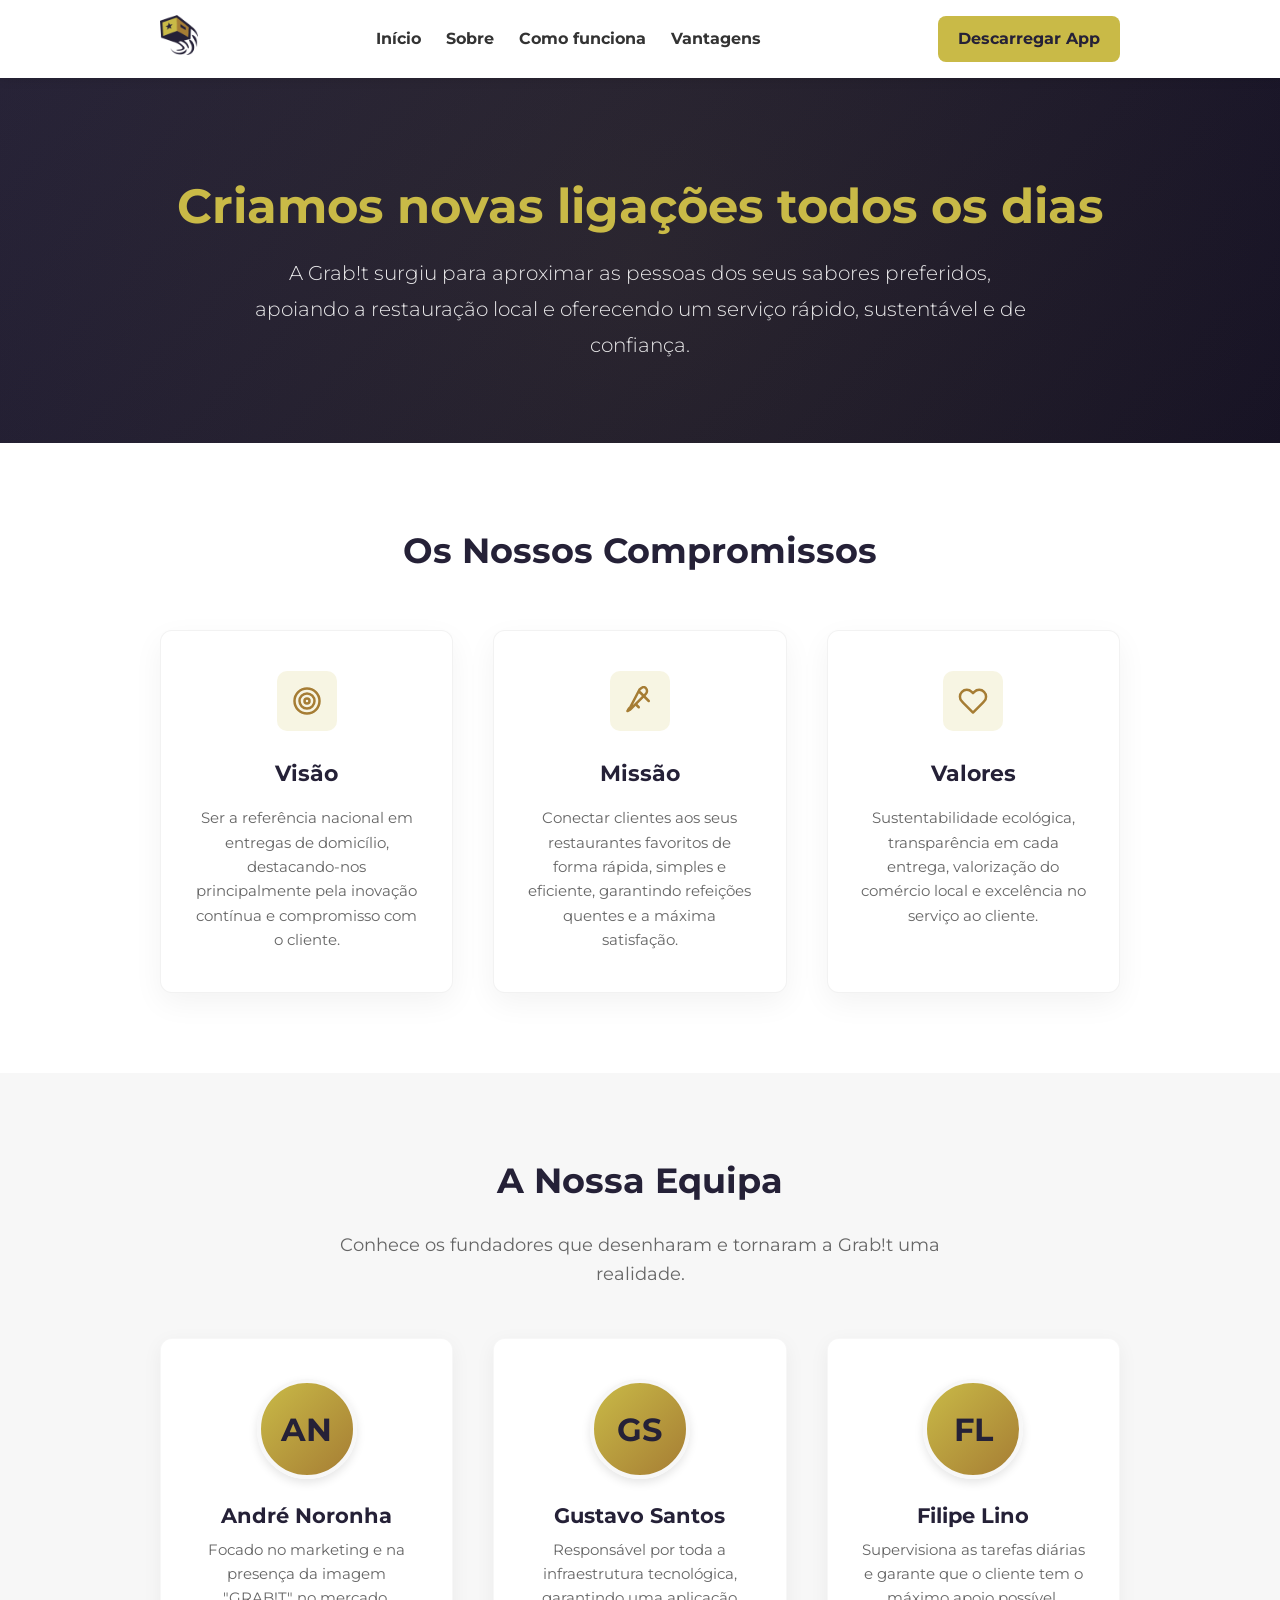
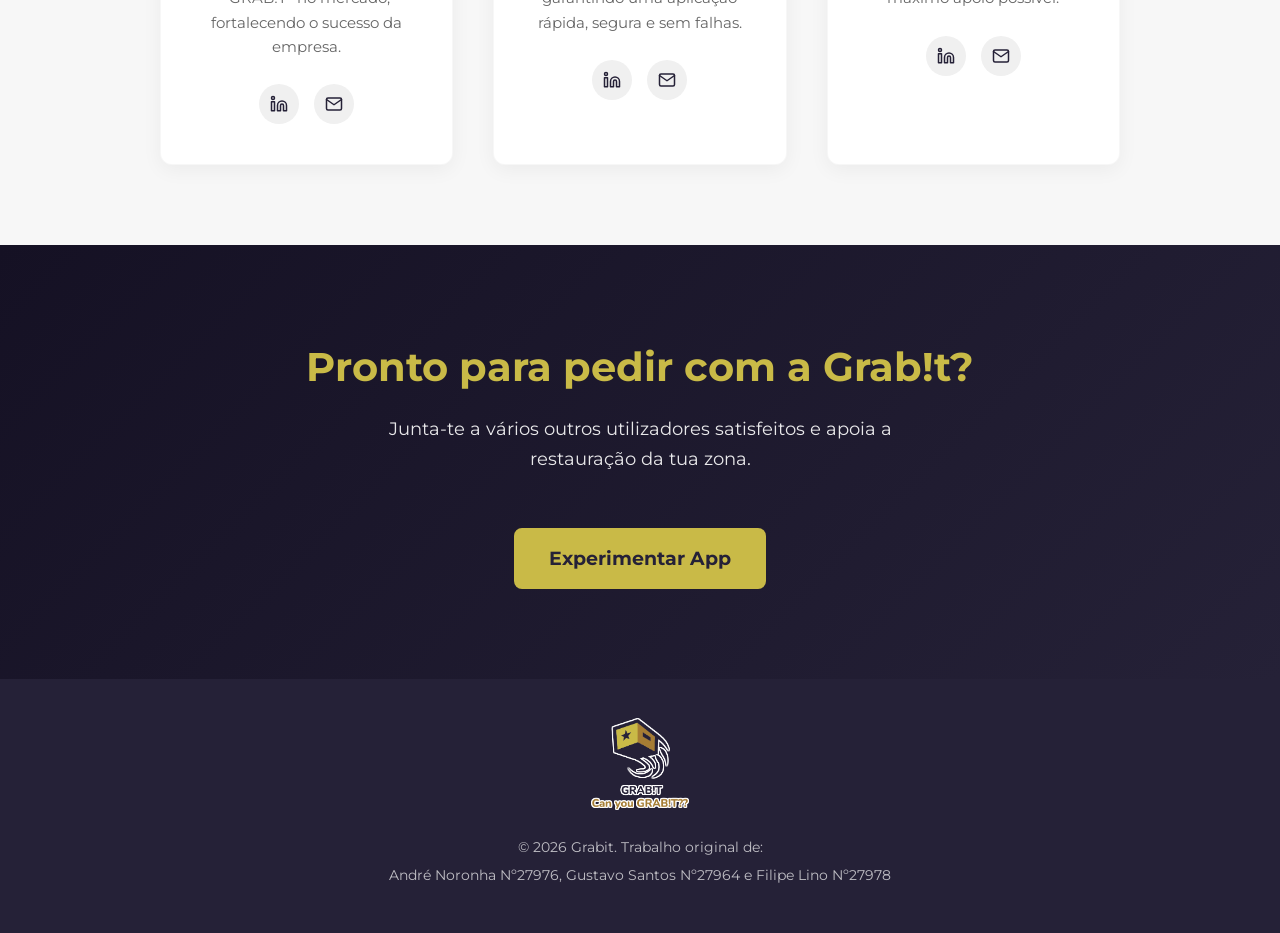
<file: sobre.html>
<!DOCTYPE html>
<html lang="pt-PT">

<head>
    <meta charset="UTF-8">
    <meta name="viewport" content="width=device-width, initial-scale=1.0">
    <title>Grabit - Sobre</title>
    <!-- carregar fontes do google -->
    <link rel="preconnect" href="https://fonts.googleapis.com">
    <link rel="preconnect" href="https://fonts.gstatic.com" crossorigin>
    <link href="https://fonts.googleapis.com/css2?family=Montserrat:wght@400;700&display=swap" rel="stylesheet">
    <!-- icone da aba do browser (favicon) -->
    <link rel="icon" type="image/png" href="assets/Grabit_logo_solo.png">
    <!-- ligar o ficheiro de estilos -->
    <link rel="stylesheet" href="style.css">
</head>

<body>
    <header>
        <div class="container header-container">
            <a href="#inicio"><img src="assets/Grabit_logo_solo.png" alt="Logótipo Grabit" class="logo"></a>
            <nav>
                <ul>
                    <li><a href="index.html#inicio">Início</a></li>
                    <li><a href="sobre.html">Sobre</a></li>
                    <li><a href="index.html#como-funciona">Como funciona</a></li>
                    <li><a href="index.html#vantagens">Vantagens</a></li>
                </ul>
            </nav>
            <a href="#descarregar" class="btn">Descarregar App</a>
        </div>
    </header>

    <main>
        <!-- Hero Section -->
        <section class="sobre-hero">
            <div class="container">
                <h1>Criamos novas ligações todos os dias</h1>
                <p>A Grab!t surgiu para aproximar as pessoas dos seus sabores preferidos, apoiando a
                    restauração local e oferecendo um serviço rápido, sustentável e de confiança.</p>
            </div>
        </section>

        <!-- Pilares Section -->
        <section class="sobre-pilares seccao">
            <div class="container">
                <h2>Os Nossos Compromissos</h2>
                <div class="pilares-grid">
                    <div class="pilar-card">
                        <div class="pilar-icone">
                            <svg viewBox="0 0 24 24" fill="none" stroke="currentColor" stroke-width="2"
                                stroke-linecap="round" stroke-linejoin="round">
                                <circle cx="12" cy="12" r="10"></circle>
                                <circle cx="12" cy="12" r="6"></circle>
                                <circle cx="12" cy="12" r="2"></circle>
                            </svg>
                        </div>
                        <h3>Visão</h3>
                        <p>Ser a referência nacional em entregas de domicílio, destacando-nos principalmente pela inovação
                            contínua e compromisso com o cliente.</p>
                    </div>

                    <div class="pilar-card">
                        <div class="pilar-icone">
                            <svg viewBox="0 0 24 24" fill="none" stroke="currentColor" stroke-width="2"
                                stroke-linecap="round" stroke-linejoin="round">
                                <path
                                    d="M4.5 16.5c-1.5 1.25-2.5 3.5-2.5 3.5s2.25-1 3.5-2.5L16.5 6.5c1.5-1.5 1.5-3.5 0-5s-3.5 0-5 1.5L4.5 16.5z">
                                </path>
                                <path d="M12 5l7 7"></path>
                                <path d="M9 15l2 2"></path>
                            </svg>
                        </div>
                        <h3>Missão</h3>
                        <p>Conectar clientes aos seus restaurantes favoritos de forma rápida, simples e eficiente,
                            garantindo refeições quentes e a máxima satisfação.</p>
                    </div>

                    <div class="pilar-card">
                        <div class="pilar-icone">
                            <svg viewBox="0 0 24 24" fill="none" stroke="currentColor" stroke-width="2"
                                stroke-linecap="round" stroke-linejoin="round">
                                <path
                                    d="M20.84 4.61a5.5 5.5 0 0 0-7.78 0L12 5.67l-1.06-1.06a5.5 5.5 0 0 0-7.78 7.78l1.06 1.06L12 21.23l7.78-7.78 1.06-1.06a5.5 5.5 0 0 0 0-7.78z">
                                </path>
                            </svg>
                        </div>
                        <h3>Valores</h3>
                        <p>Sustentabilidade ecológica, transparência em cada entrega, valorização do comércio local e
                            excelência no serviço ao cliente.</p>
                    </div>
                </div>
            </div>
        </section>

        <!-- Equipa Section -->
        <section class="sobre-equipa seccao fundo-cinza">
            <div class="container">
                <h2>A Nossa Equipa</h2>
                <p class="equipa-subtitulo">Conhece os fundadores que desenharam e tornaram a Grab!t uma realidade.</p>
                <div class="equipa-grid">
                    <div class="membro-card">
                        <div class="membro-avatar">
                            <span class="membro-iniciais">AN</span>
                        </div>
                        <h3>André Noronha</h3>
                        <p>Focado no marketing e na presença da imagem "GRAB!T" no mercado, fortalecendo o sucesso da empresa.</p>
                        <div class="redes-sociais">
                            <a href="#" aria-label="LinkedIn">
                                <svg viewBox="0 0 24 24" fill="none" stroke="currentColor" stroke-width="2"
                                    stroke-linecap="round" stroke-linejoin="round">
                                    <path
                                        d="M16 8a6 6 0 0 1 6 6v7h-4v-7a2 2 0 0 0-2-2 2 2 0 0 0-2 2v7h-4v-7a6 6 0 0 1 6-6z">
                                    </path>
                                    <rect x="2" y="9" width="4" height="12"></rect>
                                    <circle cx="4" cy="4" r="2"></circle>
                                </svg>
                            </a>
                            <a href="#" aria-label="E-mail">
                                <svg viewBox="0 0 24 24" fill="none" stroke="currentColor" stroke-width="2"
                                    stroke-linecap="round" stroke-linejoin="round">
                                    <path
                                        d="M4 4h16c1.1 0 2 .9 2 2v12c0 1.1-.9 2-2 2H4c-1.1 0-2-.9-2-2V6c0-1.1.9-2 2-2z">
                                    </path>
                                    <polyline points="22,6 12,13 2,6"></polyline>
                                </svg>
                            </a>
                        </div>
                    </div>

                    <div class="membro-card">
                        <div class="membro-avatar">
                            <span class="membro-iniciais">GS</span>
                        </div>
                        <h3>Gustavo Santos</h3>
                        <p>Responsável por toda a infraestrutura tecnológica, garantindo uma aplicação rápida, segura e
                            sem falhas.</p>
                        <div class="redes-sociais">
                            <a href="#" aria-label="LinkedIn">
                                <svg viewBox="0 0 24 24" fill="none" stroke="currentColor" stroke-width="2"
                                    stroke-linecap="round" stroke-linejoin="round">
                                    <path
                                        d="M16 8a6 6 0 0 1 6 6v7h-4v-7a2 2 0 0 0-2-2 2 2 0 0 0-2 2v7h-4v-7a6 6 0 0 1 6-6z">
                                    </path>
                                    <rect x="2" y="9" width="4" height="12"></rect>
                                    <circle cx="4" cy="4" r="2"></circle>
                                </svg>
                            </a>
                            <a href="#" aria-label="E-mail">
                                <svg viewBox="0 0 24 24" fill="none" stroke="currentColor" stroke-width="2"
                                    stroke-linecap="round" stroke-linejoin="round">
                                    <path
                                        d="M4 4h16c1.1 0 2 .9 2 2v12c0 1.1-.9 2-2 2H4c-1.1 0-2-.9-2-2V6c0-1.1.9-2 2-2z">
                                    </path>
                                    <polyline points="22,6 12,13 2,6"></polyline>
                                </svg>
                            </a>
                        </div>
                    </div>

                    <div class="membro-card">
                        <div class="membro-avatar">
                            <span class="membro-iniciais">FL</span>
                        </div>
                        <h3>Filipe Lino</h3>
                        <p>Supervisiona as tarefas diárias e garante que o cliente tem o máximo apoio possível.</p>
                        <div class="redes-sociais">
                            <a href="#" aria-label="LinkedIn">
                                <svg viewBox="0 0 24 24" fill="none" stroke="currentColor" stroke-width="2"
                                    stroke-linecap="round" stroke-linejoin="round">
                                    <path
                                        d="M16 8a6 6 0 0 1 6 6v7h-4v-7a2 2 0 0 0-2-2 2 2 0 0 0-2 2v7h-4v-7a6 6 0 0 1 6-6z">
                                    </path>
                                    <rect x="2" y="9" width="4" height="12"></rect>
                                    <circle cx="4" cy="4" r="2"></circle>
                                </svg>
                            </a>
                            <a href="#" aria-label="E-mail">
                                <svg viewBox="0 0 24 24" fill="none" stroke="currentColor" stroke-width="2"
                                    stroke-linecap="round" stroke-linejoin="round">
                                    <path
                                        d="M4 4h16c1.1 0 2 .9 2 2v12c0 1.1-.9 2-2 2H4c-1.1 0-2-.9-2-2V6c0-1.1.9-2 2-2z">
                                    </path>
                                    <polyline points="22,6 12,13 2,6"></polyline>
                                </svg>
                            </a>
                        </div>
                    </div>
                </div>
            </div>
        </section>


        <!-- CTA Section -->
        <section class="sobre-cta seccao">
            <div class="container sobre-cta-container">
                <h2>Pronto para pedir com a Grab!t?</h2>
                <p>Junta-te a vários outros utilizadores satisfeitos e apoia a restauração da tua zona.</p>
                <a href="index.html#descarregar" class="btn btn-grande">Experimentar App</a>
            </div>
        </section>
    </main>

    <!-- rodape no fundo da pagina -->
    <footer>
        <div class="container footer-container">
            <div class="footer-logo">
                <img src="assets/Grabit_logo_3.png" alt="Símbolo Grabit" class="logo-rodape">
            </div>
            <div class="footer-links">
                <p>&copy; 2026 Grabit. Trabalho original de:</p>
                <p>André Noronha Nº27976, Gustavo Santos Nº27964 e Filipe Lino Nº27978</p>
            </div>
        </div>
    </footer>

    <!-- botao para voltar ao topo -->
    <a href="#" id="btn-topo" class="btn-topo" title="Voltar ao topo">
        <img src="assets/arrow-up-svgrepo-com.svg" alt="Seta para subir" height="24" width="24">
    </a>

    <script>
        // pequeno script para mostrar o botao apenas quando o utilizador faz scroll para baixo
        window.onscroll = function () {
            var botao = document.getElementById("btn-topo");
            if (document.body.scrollTop > 300 || document.documentElement.scrollTop > 300) {
                botao.style.display = "flex";
            } else {
                botao.style.display = "none";
            }
        };
    </script>
</body>

</html>
</file>
<file: style.css>
/* definicoes de cores e fontes para usar no site todo */
:root {
    --cor-principal: #c9ba47;
    /* amarelo mais claro */
    --cor-secundaria: #a67d34;
    /* amarelo/castanho mais escuro */
    --cor-escura: #252137;
    /* roxo muito escuro quase preto */
    --cor-texto: #333333;
    --cor-fundo: #ffffff;
}

/* tirar as margens padrao do browser e adicionar scroll suave */
html {
    scroll-behavior: smooth;
}

* {
    margin: 0;
    padding: 0;
    box-sizing: border-box;
}

/* estilo geral do corpo do site */
body {
    font-family: 'Montserrat', sans-serif;
    color: var(--cor-texto);
    line-height: 1.6;
    background-color: var(--cor-fundo);
}

h1,
h2,
h3 {
    font-weight: 700;
}

a {
    text-decoration: none;
    color: inherit;
}

/* classe para centrar tudo na pagina */
.container {
    max-width: 1000px;
    margin: 0 auto;
    padding: 0 20px;
}

/* formatacao do cabecalho */
header {
    background-color: var(--cor-fundo);
    box-shadow: 0 2px 10px rgba(0, 0, 0, 0.1);
    position: sticky;
    top: 0;
    z-index: 100;
}

.header-container {
    display: flex;
    justify-content: space-between;
    align-items: center;
    padding: 15px 20px;
}

.logo {
    height: 40px;
}

/* menu de navegacao */
nav ul {
    list-style: none;
    display: flex;
    gap: 25px;
}

nav a {
    font-weight: 700;
    transition: color 0.3s;
}

nav a:hover {
    color: var(--cor-secundaria);
}

/* estilo dos botoes */
.btn {
    background-color: var(--cor-principal);
    color: var(--cor-escura);
    padding: 10px 20px;
    border-radius: 8px;
    font-weight: 700;
    transition: background-color 0.3s;
}

.btn:hover {
    background-color: var(--cor-secundaria);
    color: var(--cor-fundo);
}

.btn-grande {
    padding: 15px 35px;
    font-size: 1.2em;
    display: inline-block;
    margin-top: 25px;
}

/* secao principal com imagem de fundo (hero) */
.hero {
    background-color: var(--cor-escura);
    color: var(--cor-fundo);
    padding: 80px 0;
}

.hero-container {
    display: flex;
    align-items: center;
    justify-content: space-between;
    gap: 40px;
}

.hero-text {
    flex: 1;
    text-align: left;
}

.hero h1 {
    font-size: 2.8em;
    margin-bottom: 20px;
    color: var(--cor-principal);
}

.hero p {
    font-size: 1.2em;
    margin-bottom: 30px;
}

.hero-imagem {
    flex: 1;
}

.hero-imagem img {
    width: 100%;
    border-radius: 15px;
    box-shadow: 0 10px 30px rgba(0, 0, 0, 0.3);
}

/* CLASSE NOVA DO VÍDEO AQUI */
.video-telemovel {
    width: 100%;
    max-width: 300px; /* Limita a largura para manter a proporção de telemóvel */
    border-radius: 20px; /* Cantos arredondados como um smartphone */
    box-shadow: 0 10px 30px rgba(0, 0, 0, 0.4);
    display: block;
    margin: 0 auto; /* Centra o vídeo no espaço dele */
    border: 6px solid var(--cor-escura); /* Faz uma moldura a imitar o ecrã */
}

/* estilo comum para as outras seccoes */
.seccao {
    padding: 80px 0;
    text-align: center;
}

.seccao h2 {
    font-size: 2.2em;
    margin-bottom: 50px;
    color: var(--cor-escura);
}

.fundo-cinza {
    background-color: #f7f7f7;
}

/* secao sobre com imagem lado a lado */
.sobre-container {
    display: flex;
    align-items: center;
    gap: 50px;
    text-align: left;
}

.sobre-imagem {
    flex: 1;
}

.sobre-imagem img {
    width: 100%;
    border-radius: 15px;
    box-shadow: 0 5px 20px rgba(0, 0, 0, 0.1);
}

.sobre-texto {
    flex: 1;
}

.sobre-texto h2 {
    text-align: left;
    margin-bottom: 20px;
}

.sobre-texto p {
    font-size: 1.1em;
}

/* parte dos passos de como funciona */

.passos {
    display: flex;
    justify-content: space-between;
    gap: 40px;
}

.passo {
    flex: 1;
}

.numero {
    background-color: var(--cor-principal);
    color: var(--cor-escura);
    width: 60px;
    height: 60px;
    border-radius: 50%;
    display: flex;
    align-items: center;
    justify-content: center;
    font-size: 1.5em;
    font-weight: 700;
    margin: 0 auto 20px auto;
}

.passo h3 {
    margin-bottom: 15px;
}

/* cartoes das vantagens */
.grid-vantagens {
    display: grid;
    grid-template-columns: repeat(auto-fit, minmax(280px, 1fr));
    gap: 30px;
}

.vantagem {
    background-color: var(--cor-escura);
    color: var(--cor-fundo);
    padding: 35px;
    border-radius: 10px;
    box-shadow: 0 5px 15px rgba(0, 0, 0, 0.15);
    border-left: 4px solid var(--cor-principal);
    transition: transform 0.3s;
}

.vantagem:hover {
    transform: translateY(-5px);
}

.vantagem h3 {
    margin-bottom: 15px;
    color: var(--cor-principal);
}

/* rodape */
footer {
    background-color: var(--cor-escura);
    color: var(--cor-fundo);
    padding: 40px 0;
    text-align: center;
}

.logo-rodape {
    height: 90px;
    margin-bottom: 20px;

    filter:
        drop-shadow(1px 0px 0px white) drop-shadow(-1px 0px 0px white) drop-shadow(0px 1px 0px white) drop-shadow(0px -1px 0px white);
}

.footer-links p {
    opacity: 0.7;
    font-size: 0.9em;
    margin-bottom: 5px;
}

/* regras para os telemoveis ficarem bonitos */
@media (max-width: 768px) {
    .header-container {
        flex-direction: column;
        gap: 20px;
    }

    nav ul {
        flex-direction: column;
        text-align: center;
        gap: 15px;
    }

    .passos {
        flex-direction: column;
    }

    .hero {
        padding: 60px 0;
    }

    .hero-container {
        flex-direction: column;
        text-align: center;
    }

    .hero-text {
        text-align: center;
    }

    .hero h1 {
        font-size: 2.2em;
    }

    .sobre-container {
        flex-direction: column;
        text-align: center;
    }

    .sobre-texto h2 {
        text-align: center;
    }
}

/* botao de voltar ao topo */
.btn-topo {
    display: none; /* comeca escondido */
    position: fixed;
    bottom: 30px;
    right: 30px;
    width: 50px;
    height: 50px;
    background-color: var(--cor-principal);
    color: var(--cor-escura);
    border-radius: 50%;
    align-items: center;
    justify-content: center;
    font-size: 1.5em;
    box-shadow: 0 4px 10px rgba(0,0,0,0.2);
    z-index: 1000;
    transition: background-color 0.3s, transform 0.3s;
    text-decoration: none;
}

.btn-topo:hover {
    background-color: var(--cor-secundaria);
    color: var(--cor-fundo);
    transform: translateY(-5px);
}

/* ==========================================
   ESTILOS PARA A PÁGINA SOBRE
   ========================================== */

/* 1. Hero da Página Sobre */
.sobre-hero {
    background: linear-gradient(135deg, var(--cor-escura) 0%, #151124 100%);
    color: var(--cor-fundo);
    padding: 100px 0 80px 0;
    text-align: center;
    position: relative;
    overflow: hidden;
}

.sobre-hero::before {
    content: '';
    position: absolute;
    top: -50%;
    left: -50%;
    width: 200%;
    height: 200%;
    background: radial-gradient(circle, rgba(201, 186, 71, 0.08) 0%, transparent 60%);
    pointer-events: none;
}

.sobre-hero h1 {
    font-size: 3em;
    margin-bottom: 20px;
    color: var(--cor-principal);
    line-height: 1.2;
    animation: fadeInUp 0.8s ease-out;
}

.sobre-hero p {
    font-size: 1.25em;
    max-width: 800px;
    margin: 0 auto;
    opacity: 0.9;
    font-weight: 300;
    line-height: 1.8;
    animation: fadeInUp 1s ease-out;
}

/* Animação simples de fade in */
@keyframes fadeInUp {
    from {
        opacity: 0;
        transform: translateY(20px);
    }
    to {
        opacity: 1;
        transform: translateY(0);
    }
}

/* 2. Compromissos / Pilares */
.pilares-grid {
    display: grid;
    grid-template-columns: repeat(auto-fit, minmax(280px, 1fr));
    gap: 40px;
    margin-top: 20px;
}

.pilar-card {
    background-color: var(--cor-fundo);
    padding: 40px 30px;
    border-radius: 12px;
    box-shadow: 0 10px 30px rgba(0, 0, 0, 0.05);
    border: 1px solid rgba(0, 0, 0, 0.05);
    transition: all 0.3s cubic-bezier(0.25, 0.8, 0.25, 1);
    position: relative;
    overflow: hidden;
}

.pilar-card::after {
    content: '';
    position: absolute;
    bottom: 0;
    left: 0;
    width: 100%;
    height: 4px;
    background-color: var(--cor-principal);
    transform: scaleX(0);
    transform-origin: left;
    transition: transform 0.3s ease;
}

.pilar-card:hover {
    transform: translateY(-8px);
    box-shadow: 0 15px 35px rgba(0, 0, 0, 0.1);
}

.pilar-card:hover::after {
    transform: scaleX(1);
}

.pilar-icone {
    width: 60px;
    height: 60px;
    background-color: rgba(201, 186, 71, 0.15);
    color: var(--cor-secundaria);
    border-radius: 10px;
    display: flex;
    align-items: center;
    justify-content: center;
    margin: 0 auto 25px auto;
    transition: all 0.3s;
}

.pilar-card:hover .pilar-icone {
    background-color: var(--cor-principal);
    color: var(--cor-escura);
    transform: rotate(5deg) scale(1.05);
}

.pilar-icone svg {
    width: 30px;
    height: 30px;
}

.pilar-card h3 {
    font-size: 1.4em;
    margin-bottom: 15px;
    color: var(--cor-escura);
}

.pilar-card p {
    font-size: 0.95em;
    color: #666;
    line-height: 1.6;
}

/* 3. A Nossa Equipa */
.equipa-subtitulo {
    font-size: 1.15em;
    color: #666;
    margin: -30px auto 50px auto;
    max-width: 600px;
}

.equipa-grid {
    display: grid;
    grid-template-columns: repeat(auto-fit, minmax(280px, 1fr));
    gap: 40px;
}

.membro-card {
    background-color: var(--cor-fundo);
    border-radius: 12px;
    padding: 40px 30px;
    box-shadow: 0 5px 20px rgba(0, 0, 0, 0.05);
    transition: all 0.3s ease;
    border: 1px solid rgba(0, 0, 0, 0.03);
    text-align: center;
}

.membro-card:hover {
    transform: translateY(-5px);
    box-shadow: 0 10px 25px rgba(0, 0, 0, 0.08);
}

.membro-avatar {
    width: 100px;
    height: 100px;
    border-radius: 50%;
    background: linear-gradient(135deg, var(--cor-principal) 0%, var(--cor-secundaria) 100%);
    color: var(--cor-escura);
    font-size: 2em;
    font-weight: 700;
    display: flex;
    align-items: center;
    justify-content: center;
    margin: 0 auto 20px auto;
    border: 4px solid #f7f7f7;
    box-shadow: 0 4px 10px rgba(0, 0, 0, 0.1);
    transition: all 0.3s;
}

.membro-card:hover .membro-avatar {
    transform: scale(1.05);
    border-color: var(--cor-principal);
}

.membro-iniciais {
    user-select: none;
}

.membro-card h3 {
    font-size: 1.3em;
    color: var(--cor-escura);
    margin-bottom: 5px;
}

.membro-card .cargo {
    display: inline-block;
    font-size: 0.85em;
    font-weight: 700;
    color: var(--cor-secundaria);
    text-transform: uppercase;
    letter-spacing: 1px;
    margin-bottom: 15px;
}

.membro-card p {
    font-size: 0.95em;
    color: #666;
    line-height: 1.6;
    margin-bottom: 25px;
}

.redes-sociais {
    display: flex;
    justify-content: center;
    gap: 15px;
}

.redes-sociais a {
    width: 40px;
    height: 40px;
    border-radius: 50%;
    background-color: #f0f0f0;
    color: var(--cor-escura);
    display: flex;
    align-items: center;
    justify-content: center;
    transition: all 0.3s;
}

.redes-sociais a svg {
    width: 18px;
    height: 18px;
}

.redes-sociais a:hover {
    background-color: var(--cor-escura);
    color: var(--cor-principal);
    transform: translateY(-3px);
}

/* 4. Cronologia / Jornada */
.timeline {
    position: relative;
    max-width: 800px;
    margin: 40px auto 0 auto;
    padding: 0 10px;
}

/* Linha central da timeline */
.timeline::before {
    content: '';
    position: absolute;
    top: 0;
    bottom: 0;
    left: 31px;
    width: 4px;
    background-color: rgba(201, 186, 71, 0.3);
    border-radius: 2px;
}

.timeline-item {
    position: relative;
    margin-bottom: 50px;
    padding-left: 70px;
    text-align: left;
}

.timeline-item:last-child {
    margin-bottom: 0;
}

.timeline-ponto {
    position: absolute;
    left: 20px;
    top: 5px;
    width: 26px;
    height: 26px;
    border-radius: 50%;
    background-color: var(--cor-fundo);
    border: 4px solid var(--cor-principal);
    z-index: 1;
    transition: all 0.3s;
}

.timeline-item:hover .timeline-ponto {
    background-color: var(--cor-principal);
    transform: scale(1.2);
}

.timeline-conteudo {
    background-color: var(--cor-fundo);
    padding: 30px;
    border-radius: 10px;
    box-shadow: 0 5px 20px rgba(0, 0, 0, 0.05);
    border-left: 4px solid var(--cor-principal);
    transition: all 0.3s;
}

.timeline-item:hover .timeline-conteudo {
    transform: translateX(5px);
    box-shadow: 0 8px 25px rgba(0, 0, 0, 0.08);
}

.timeline-conteudo .data {
    display: inline-block;
    font-size: 0.8em;
    font-weight: 700;
    color: var(--cor-secundaria);
    background-color: rgba(166, 125, 52, 0.1);
    padding: 5px 12px;
    border-radius: 15px;
    margin-bottom: 15px;
    text-transform: uppercase;
    letter-spacing: 0.5px;
}

.timeline-conteudo h3 {
    font-size: 1.3em;
    color: var(--cor-escura);
    margin-bottom: 10px;
}

.timeline-conteudo p {
    font-size: 0.95em;
    color: #666;
    line-height: 1.6;
}

/* 5. CTA da Página Sobre */
.sobre-cta {
    background: linear-gradient(135deg, #151124 0%, var(--cor-escura) 100%);
    color: var(--cor-fundo);
    text-align: center;
    padding: 90px 0;
}

.sobre-cta-container h2 {
    color: var(--cor-principal);
    font-size: 2.5em;
    margin-bottom: 15px;
}

.sobre-cta-container p {
    font-size: 1.15em;
    opacity: 0.9;
    max-width: 600px;
    margin: 0 auto 30px auto;
}

/* Responsividade específica da página Sobre */
@media (max-width: 768px) {
    .sobre-hero {
        padding: 80px 0 60px 0;
    }

    .sobre-hero h1 {
        font-size: 2.2em;
    }

    .sobre-hero p {
        font-size: 1.1em;
    }

    .pilares-grid, .equipa-grid {
        gap: 30px;
    }

    .timeline::before {
        left: 21px;
    }

    .timeline-item {
        padding-left: 50px;
    }

    .timeline-ponto {
        left: 10px;
    }

    .sobre-cta-container h2 {
        font-size: 2em;
    }
}
</file>
